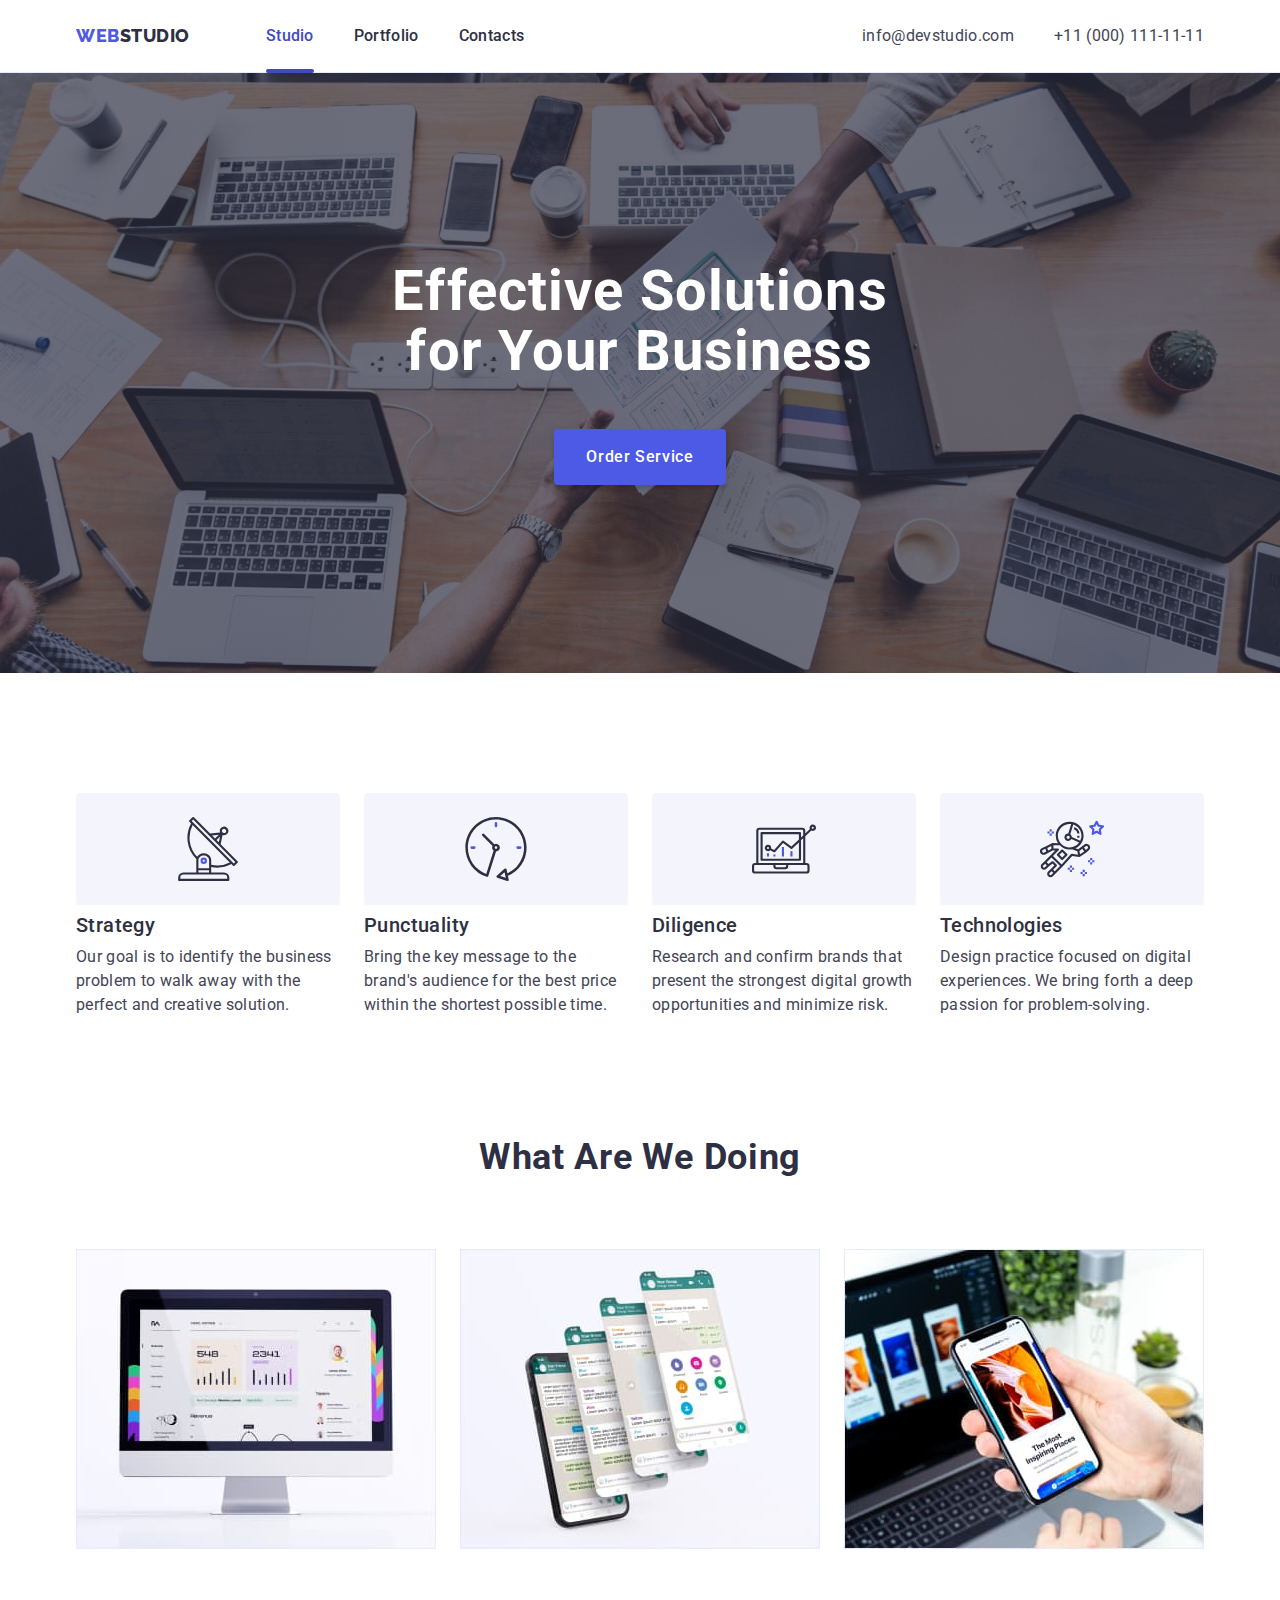
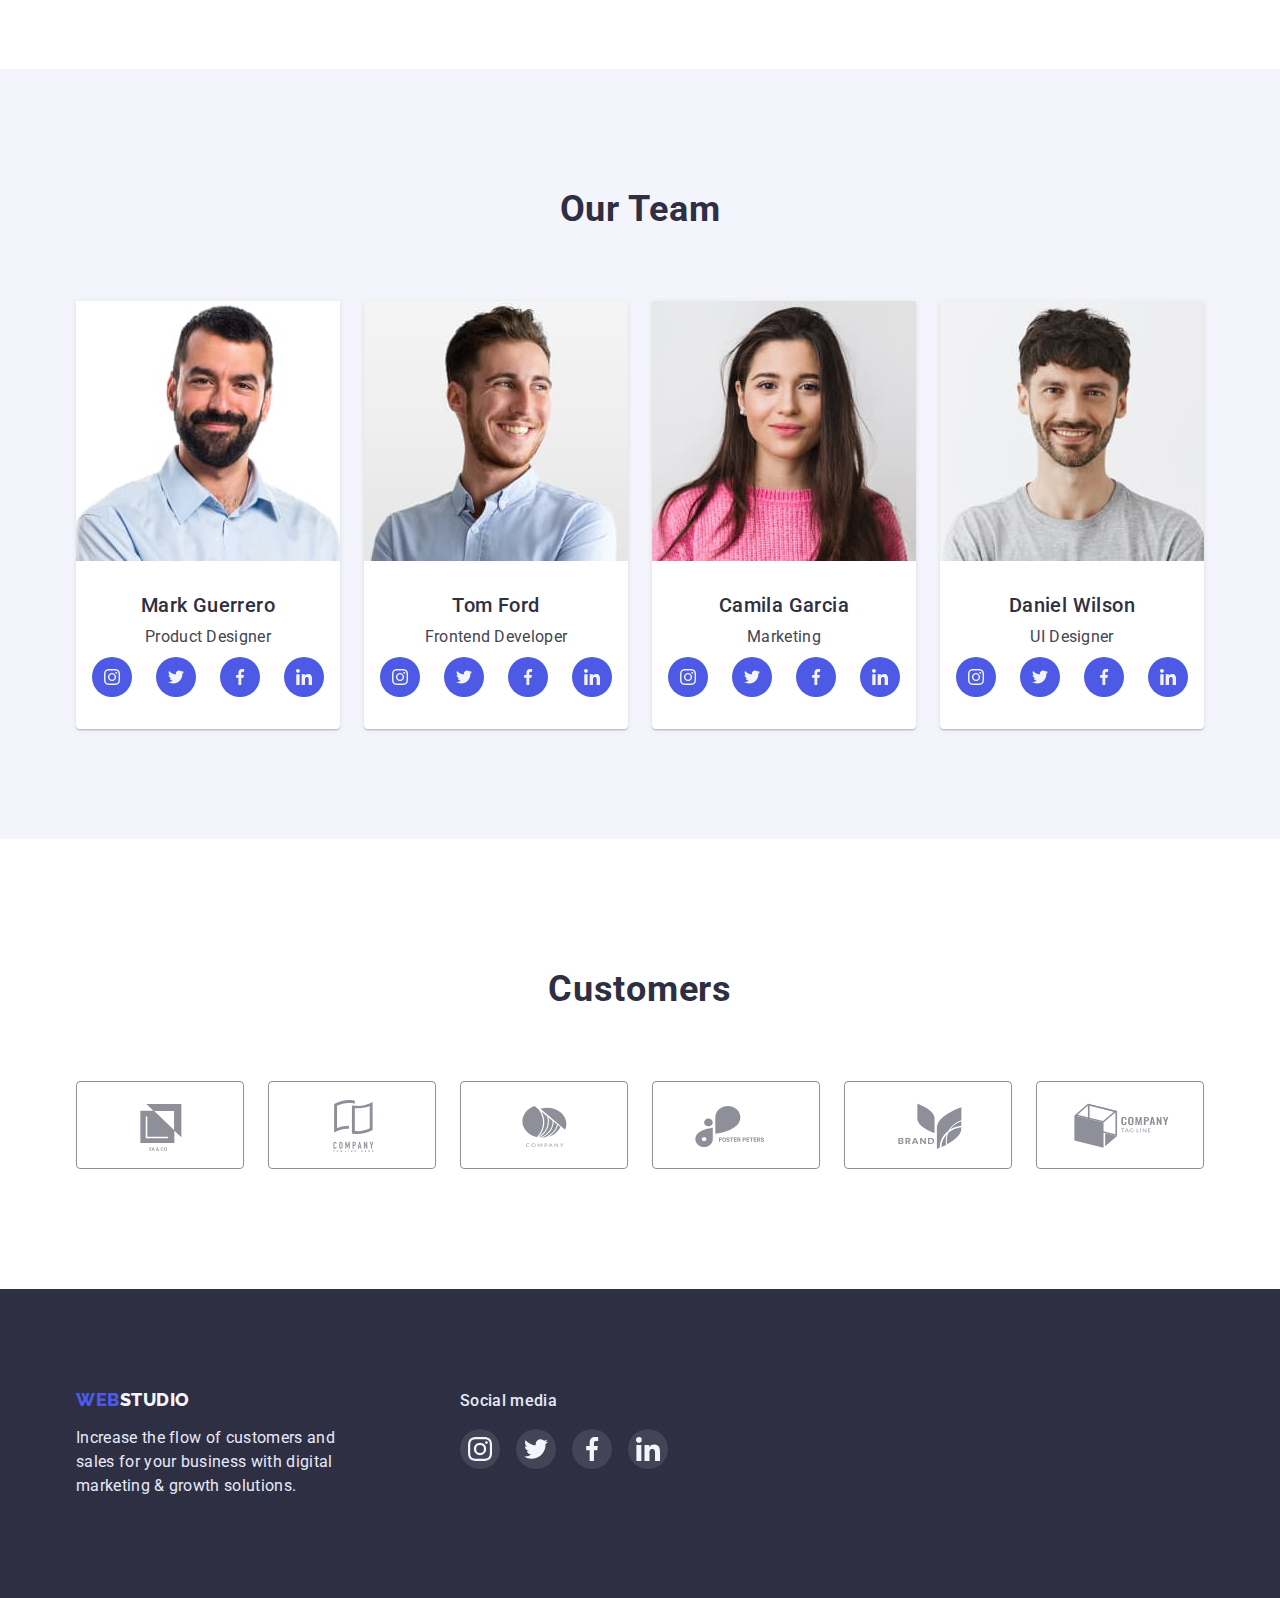
<file: index.html>
<!DOCTYPE html>
<html lang="en">
  <head>
    <meta charset="UTF-8" />
    <meta http-equiv="X-UA-Compatible" content="IE=edge" />
    <meta name="viewport" content="width=device-width, initial-scale=1.0" />
    <title>Studio</title>
    <link rel="preconnect" href="https://fonts.googleapis.com" />
    <link rel="preconnect" href="https://fonts.gstatic.com" crossorigin />
    <link
      href="https://fonts.googleapis.com/css2?family=Raleway:wght@800&family=Roboto:wght@400;500;700&display=swap"
      rel="stylesheet"
    />
    <link
      rel="stylesheet"
      href="https://cdnjs.cloudflare.com/ajax/libs/modern-normalize/1.1.0/modern-normalize.css"
      integrity="sha512-Y0MM+V6ymRKN2zStTqzQ227DWhhp4Mzdo6gnlRnuaNCbc+YN/ZH0sBCLTM4M0oSy9c9VKiCvd4Jk44aCLrNS5Q=="
      crossorigin="anonymous"
      referrerpolicy="no-referrer"
    />
    <link rel="stylesheet" href="./css/styles.css" />
  </head>
  <body>
    <!-- Header -->
    <header class="header">
      <div class="container header-line">
        <nav class="nav-header">
          <div class="logo">
            <a class="logo-header" href="./index.html"
              ><span class="logo-brand">Web</span>Studio</a
            >
          </div>
          <ul class="nav-header-list">
            <li class="nav-header-item">
              <a class="nav-header-link current" href="./index.html">Studio</a>
            </li>
            <li class="nav-header-item">
              <a class="nav-header-link" href="./portfolio.html">Portfolio</a>
            </li>
            <li class="nav-header-item">
              <a class="nav-header-link" href="#">Contacts</a>
            </li>
          </ul>
        </nav>
        <address class="header-address">
          <ul class="header-address-list">
            <li class="header-address-item">
              <a class="header-address-link" href="mailto:info@devstudio.com"
                >info@devstudio.com</a
              >
            </li>
            <li class="header-address-item">
              <a class="header-address-link" href="tel:+110001111111"
                >+11 (000) 111-11-11</a
              >
            </li>
          </ul>
        </address>
      </div>
    </header>
    <!-- Main -->
    <main>
      <section class="hero">
        <h1 class="hero-title">Effective Solutions for Your Business</h1>
        <button data-modal-open class="hero-button" type="button">
          Order Service
        </button>
        <!-- Modal window -->
        <div class="backdrop is-hidden" data-modal>
          <div class="modal">
            <button class="modal-button-close" type="button" data-modal-close>
              <svg width="8" height="8">
                <use href="./images/icons.svg#icon-close"></use>
              </svg>
            </button>
          </div>
        </div>
        <!-- /Modal window -->
      </section>
      <section class="features section">
        <div class="container">
          <h2 class="features-title visually-hidden">Features and benefits</h2>
          <ul class="features-list">
            <li class="features-item">
              <div class="features-item-icon">
                <svg class="features-icon">
                  <use href="./images/icons.svg#icon-antenna"></use>
                </svg>
              </div>
              <h3 class="features-list-title">Strategy</h3>
              <p class="features-list-text">
                Our goal is to identify the business problem to walk away with
                the perfect and creative solution.
              </p>
            </li>
            <li class="features-item">
              <div class="features-item-icon">
                <svg class="features-icon">
                  <use href="./images/icons.svg#icon-clock"></use>
                </svg>
              </div>
              <h3 class="features-list-title">Punctuality</h3>
              <p class="features-list-text">
                Bring the key message to the brand's audience for the best price
                within the shortest possible time.
              </p>
            </li>
            <li class="features-item">
              <div class="features-item-icon">
                <svg class="features-icon">
                  <use href="./images/icons.svg#icon-diagram"></use>
                </svg>
              </div>
              <h3 class="features-list-title">Diligence</h3>
              <p class="features-list-text">
                Research and confirm brands that present the strongest digital
                growth opportunities and minimize risk.
              </p>
            </li>
            <li class="features-item">
              <div class="features-item-icon">
                <svg class="features-icon">
                  <use href="./images/icons.svg#icon-astronaut"></use>
                </svg>
              </div>
              <h3 class="features-list-title">Technologies</h3>
              <p class="features-list-text">
                Design practice focused on digital experiences. We bring forth a
                deep passion for problem-solving.
              </p>
            </li>
          </ul>
        </div>
      </section>
      <section class="works section">
        <div class="container">
          <h2 class="works-title">What are we doing</h2>
          <ul class="works-list">
            <li class="works-item">
              <img
                class="works-img"
                src="./images/monitor.jpg"
                alt="Computer Apple"
                width="360"
                height="300"
              />
            </li>
            <li class="works-item">
              <img
                class="works-img"
                src="./images/smartfon.jpg"
                alt="iPhone"
                width="360"
                height="300"
              />
            </li>
            <li class="works-item">
              <img
                class="works-img"
                src="./images/smartfon-in-hand.jpg"
                alt="iPhone in hand"
                width="360"
                height="300"
              />
            </li>
          </ul>
        </div>
      </section>
      <section class="team section">
        <div class="container">
          <h2 class="team-title">Our Team</h2>
          <ul class="team-list">
            <li class="team-item">
              <img
                class="team-img"
                src="./images/markguerrero.jpg"
                alt="Mark Guerrero"
                width="264"
                height="260"
              />
              <div class="team-item-info">
                <h3 class="team-item-title">Mark Guerrero</h3>
                <p class="team-item-text">Product Designer</p>
                <ul class="team-social-list">
                  <li class="team-social-item">
                    <a
                      href="https://www.instagram.com/"
                      class="team-social-link"
                      target="_blank"
                      rel="noopener noreferrer nofollow"
                    >
                      <svg class="team-social-icon">
                        <use href="./images/icons.svg#icon-instagram"></use>
                      </svg>
                    </a>
                  </li>
                  <li class="team-social-item">
                    <a
                      href="https://twitter.com/"
                      class="team-social-link"
                      target="_blank"
                      rel="noopener noreferrer nofollow"
                    >
                      <svg class="team-social-icon">
                        <use href="./images/icons.svg#icon-twitter"></use>
                      </svg>
                    </a>
                  </li>
                  <li class="team-social-item">
                    <a
                      href="https://www.facebook.com/"
                      class="team-social-link"
                      target="_blank"
                      rel="noopener noreferrer nofollow"
                    >
                      <svg class="team-social-icon">
                        <use href="./images/icons.svg#icon-facebook"></use>
                      </svg>
                    </a>
                  </li>
                  <li class="team-social-item">
                    <a
                      href="https://www.linkedin.com/"
                      class="team-social-link"
                      target="_blank"
                      rel="noopener noreferrer nofollow"
                    >
                      <svg class="team-social-icon">
                        <use href="./images/icons.svg#icon-linkedin"></use>
                      </svg>
                    </a>
                  </li>
                </ul>
              </div>
            </li>
            <li class="team-item">
              <img
                class="team-img"
                src="./images/tomford.jpg"
                alt="Tom Ford"
                width="264"
                height="260"
              />
              <div class="team-item-info">
                <h3 class="team-item-title">Tom Ford</h3>
                <p class="team-item-text">Frontend Developer</p>
                <ul class="team-social-list">
                  <li class="team-social-item">
                    <a
                      href="https://www.instagram.com/"
                      class="team-social-link"
                      target="_blank"
                      rel="noopener noreferrer nofollow"
                    >
                      <svg class="team-social-icon">
                        <use href="./images/icons.svg#icon-instagram"></use>
                      </svg>
                    </a>
                  </li>
                  <li class="team-social-item">
                    <a
                      href="https://twitter.com/"
                      class="team-social-link"
                      target="_blank"
                      rel="noopener noreferrer nofollow"
                    >
                      <svg class="team-social-icon">
                        <use href="./images/icons.svg#icon-twitter"></use>
                      </svg>
                    </a>
                  </li>
                  <li class="team-social-item">
                    <a
                      href="https://www.facebook.com/"
                      class="team-social-link"
                      target="_blank"
                      rel="noopener noreferrer nofollow"
                    >
                      <svg class="team-social-icon">
                        <use href="./images/icons.svg#icon-facebook"></use>
                      </svg>
                    </a>
                  </li>
                  <li class="team-social-item">
                    <a
                      href="https://www.linkedin.com/"
                      class="team-social-link"
                      target="_blank"
                      rel="noopener noreferrer nofollow"
                    >
                      <svg class="team-social-icon">
                        <use href="./images/icons.svg#icon-linkedin"></use>
                      </svg>
                    </a>
                  </li>
                </ul>
              </div>
            </li>
            <li class="team-item">
              <img
                class="team-img"
                src="./images/camilagarcia.jpg"
                alt="Camila Garcia"
                width="264"
                height="260"
              />
              <div class="team-item-info">
                <h3 class="team-item-title">Camila Garcia</h3>
                <p class="team-item-text">Marketing</p>
                <ul class="team-social-list">
                  <li class="team-social-item">
                    <a
                      href="https://www.instagram.com/"
                      class="team-social-link"
                      target="_blank"
                      rel="noopener noreferrer nofollow"
                    >
                      <svg class="team-social-icon">
                        <use href="./images/icons.svg#icon-instagram"></use>
                      </svg>
                    </a>
                  </li>
                  <li class="team-social-item">
                    <a
                      href="https://twitter.com/"
                      class="team-social-link"
                      target="_blank"
                      rel="noopener noreferrer nofollow"
                    >
                      <svg class="team-social-icon">
                        <use href="./images/icons.svg#icon-twitter"></use>
                      </svg>
                    </a>
                  </li>
                  <li class="team-social-item">
                    <a
                      href="https://www.facebook.com/"
                      class="team-social-link"
                      target="_blank"
                      rel="noopener noreferrer nofollow"
                    >
                      <svg class="team-social-icon">
                        <use href="./images/icons.svg#icon-facebook"></use>
                      </svg>
                    </a>
                  </li>
                  <li class="team-social-item">
                    <a
                      href="https://www.linkedin.com/"
                      class="team-social-link"
                      target="_blank"
                      rel="noopener noreferrer nofollow"
                    >
                      <svg class="team-social-icon">
                        <use href="./images/icons.svg#icon-linkedin"></use>
                      </svg>
                    </a>
                  </li>
                </ul>
              </div>
            </li>
            <li class="team-item">
              <img
                class="team-img"
                src="./images/danielwilson.jpg"
                alt="Daniel Wilson"
                width="264"
                height="260"
              />
              <div class="team-item-info">
                <h3 class="team-item-title">Daniel Wilson</h3>
                <p class="team-item-text">UI Designer</p>
                <ul class="team-social-list">
                  <li class="team-social-item">
                    <a
                      href="https://www.instagram.com/"
                      class="team-social-link"
                      target="_blank"
                      rel="noopener noreferrer nofollow"
                    >
                      <svg class="team-social-icon">
                        <use href="./images/icons.svg#icon-instagram"></use>
                      </svg>
                    </a>
                  </li>
                  <li class="team-social-item">
                    <a
                      href="https://twitter.com/"
                      class="team-social-link"
                      target="_blank"
                      rel="noopener noreferrer nofollow"
                    >
                      <svg class="team-social-icon">
                        <use href="./images/icons.svg#icon-twitter"></use>
                      </svg>
                    </a>
                  </li>
                  <li class="team-social-item">
                    <a
                      href="https://www.facebook.com/"
                      class="team-social-link"
                      target="_blank"
                      rel="noopener noreferrer nofollow"
                    >
                      <svg class="team-social-icon">
                        <use href="./images/icons.svg#icon-facebook"></use>
                      </svg>
                    </a>
                  </li>
                  <li class="team-social-item">
                    <a
                      href="https://www.linkedin.com/"
                      class="team-social-link"
                      target="_blank"
                      rel="noopener noreferrer nofollow"
                    >
                      <svg class="team-social-icon">
                        <use href="./images/icons.svg#icon-linkedin"></use>
                      </svg>
                    </a>
                  </li>
                </ul>
              </div>
            </li>
          </ul>
        </div>
      </section>
      <section class="customers section">
        <div class="container">
          <h2 class="customers-title">Customers</h2>
          <ul class="customers-list">
            <li class="customers-item">
              <a
                href="#"
                class="customers-link"
                target="_blank"
                rel="noopener noreferrer nofollow"
                ><svg class="customers-icon">
                  <use href="./images/icons.svg#icon-jaco"></use>
                </svg>
              </a>
            </li>
            <li class="customers-item">
              <a
                href="#"
                class="customers-link"
                target="_blank"
                rel="noopener noreferrer nofollow"
                ><svg class="customers-icon">
                  <use href="./images/icons.svg#icon-tagline-here"></use>
                </svg>
              </a>
            </li>
            <li class="customers-item">
              <a
                href="#"
                class="customers-link"
                target="_blank"
                rel="noopener noreferrer nofollow"
                ><svg class="customers-icon">
                  <use href="./images/icons.svg#icon-company"></use>
                </svg>
              </a>
            </li>
            <li class="customers-item">
              <a
                href="#"
                class="customers-link"
                target="_blank"
                rel="noopener noreferrer nofollow"
                ><svg class="customers-icon">
                  <use href="./images/icons.svg#icon-foster-peters"></use>
                </svg>
              </a>
            </li>
            <li class="customers-item">
              <a
                href="#"
                class="customers-link"
                target="_blank"
                rel="noopener noreferrer nofollow"
                ><svg class="customers-icon">
                  <use href="./images/icons.svg#icon-brand"></use>
                </svg>
              </a>
            </li>
            <li class="customers-item">
              <a
                href="#"
                class="customers-link"
                target="_blank"
                rel="noopener noreferrer nofollow"
                ><svg class="customers-icon">
                  <use href="./images/icons.svg#icon-company-tagline"></use>
                </svg>
              </a>
            </li>
          </ul>
        </div>
      </section>
    </main>
    <!-- Footer -->
    <footer class="footer">
      <div class="container footer-line">
        <div class="footer-info">
          <a class="logo-footer" href="./index.html"
            ><span class="logo-brand">Web</span>Studio</a
          >
          <p class="footer-text">
            Increase the flow of customers and sales for your business with
            digital marketing & growth solutions.
          </p>
        </div>
        <div class="footer-social">
          <h2 class="footer-social-title">Social media</h2>
          <ul class="footer-social-list">
            <li class="footer-social-item">
              <a
                href="https://www.instagram.com/"
                class="footer-social-link"
                target="_blank"
                rel="noopener noreferrer nofollow"
              >
                <svg class="footer-social-icon">
                  <use href="./images/icons.svg#icon-instagram"></use>
                </svg>
              </a>
            </li>
            <li class="footer-social-item">
              <a
                href="https://twitter.com/"
                class="footer-social-link"
                target="_blank"
                rel="noopener noreferrer nofollow"
              >
                <svg class="footer-social-icon">
                  <use href="./images/icons.svg#icon-twitter"></use>
                </svg>
              </a>
            </li>
            <li class="footer-social-item">
              <a
                href="https://www.facebook.com/"
                class="footer-social-link"
                target="_blank"
                rel="noopener noreferrer nofollow"
              >
                <svg class="footer-social-icon">
                  <use href="./images/icons.svg#icon-facebook"></use>
                </svg>
              </a>
            </li>
            <li class="footer-social-item">
              <a
                href="https://www.linkedin.com/"
                class="footer-social-link"
                target="_blank"
                rel="noopener noreferrer nofollow"
              >
                <svg class="footer-social-icon">
                  <use href="./images/icons.svg#icon-linkedin"></use>
                </svg>
              </a>
            </li>
          </ul>
        </div>
      </div>
    </footer>
    <script src="./js/modal.js"></script>
  </body>
</html>
</file>
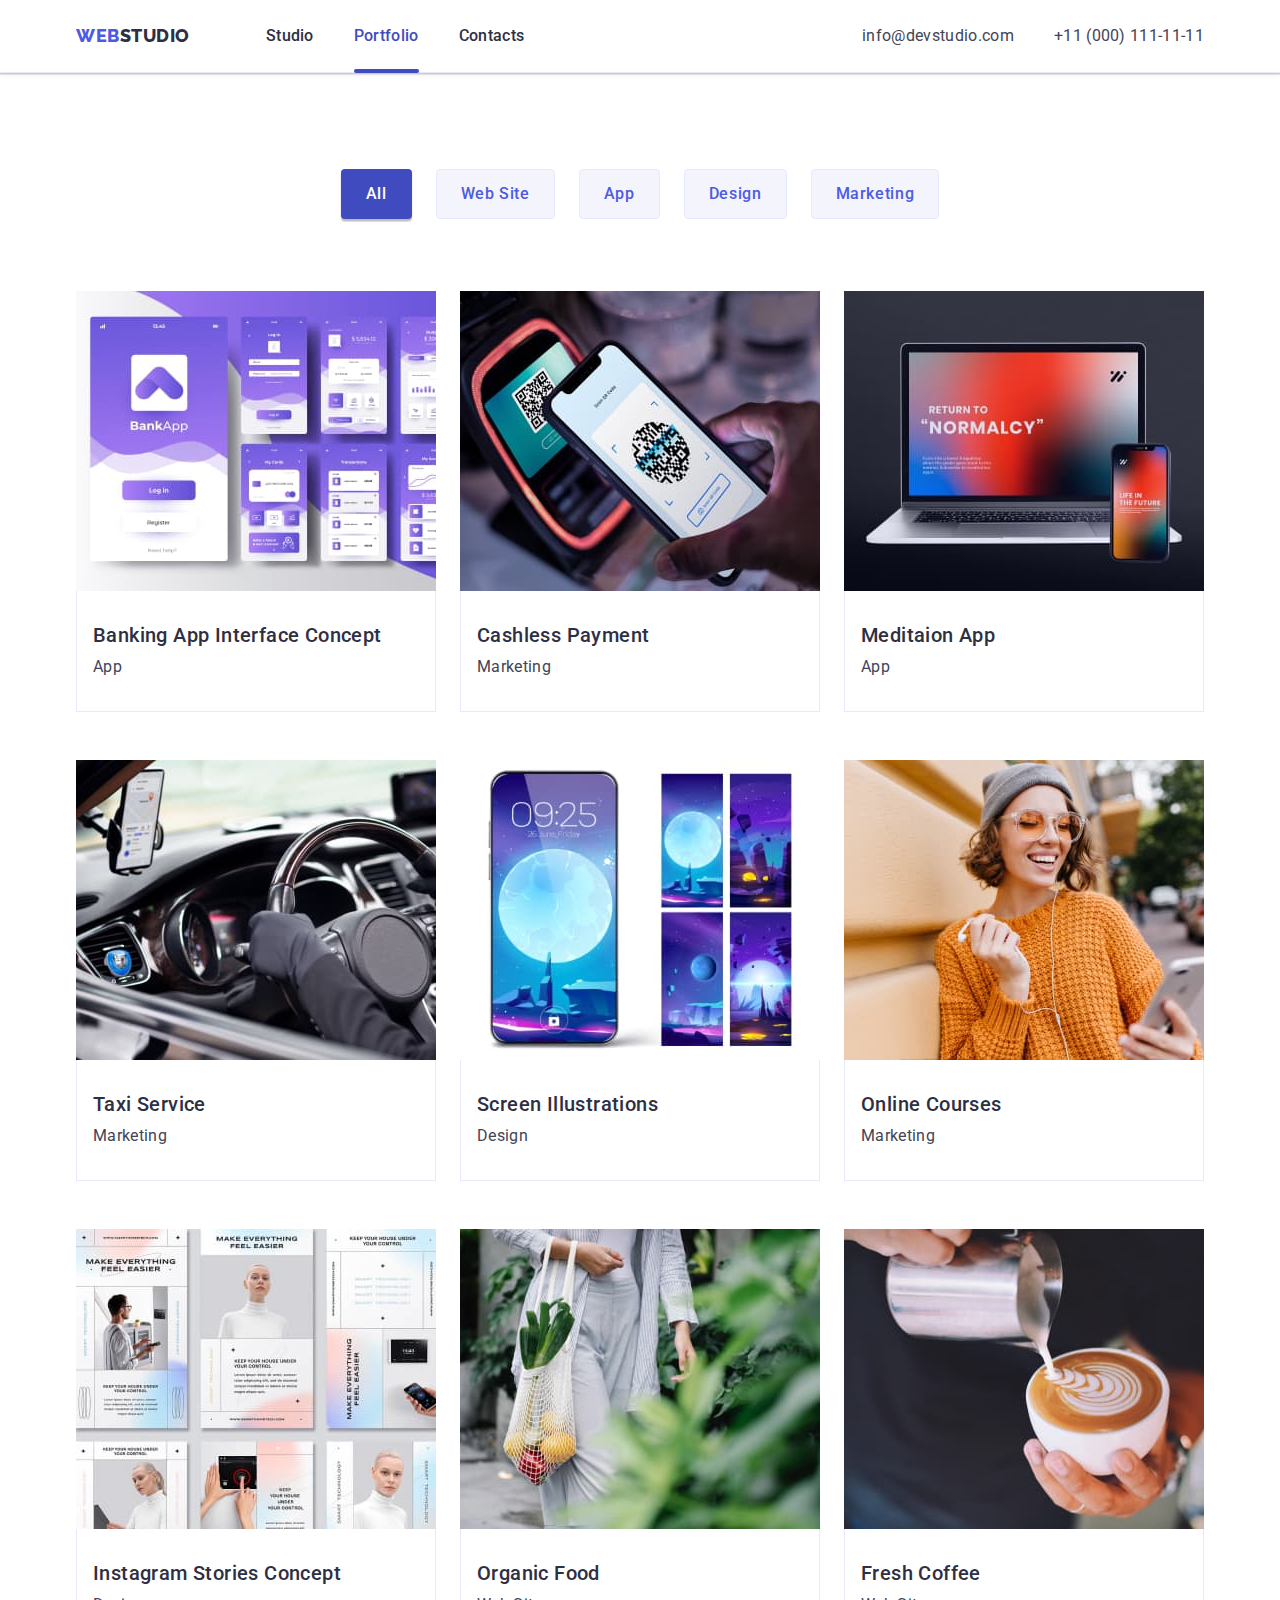
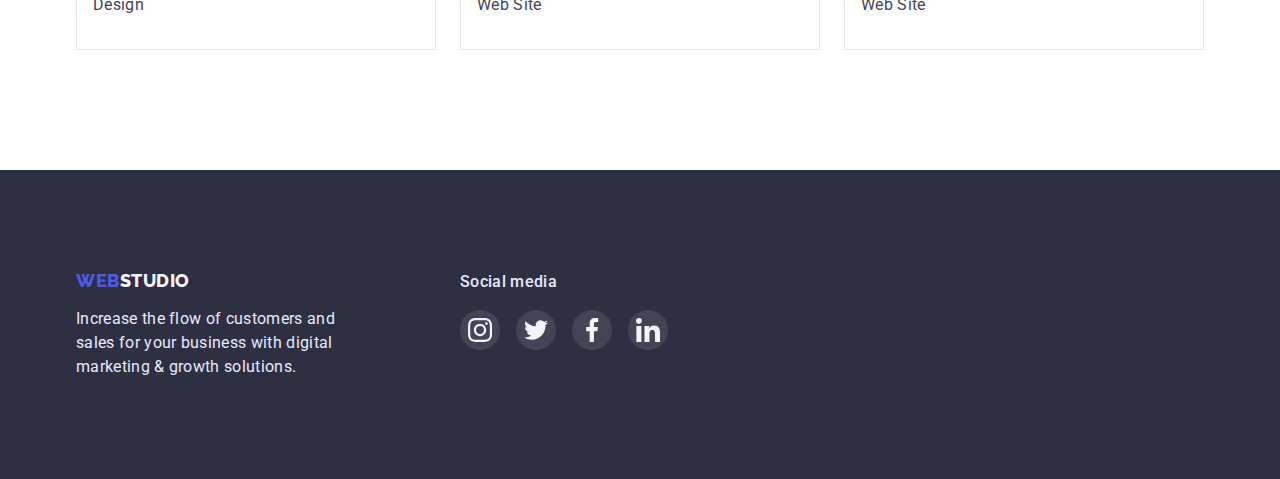
<file: portfolio.html>
<!DOCTYPE html>
<html lang="en">
  <head>
    <meta charset="UTF-8" />
    <meta http-equiv="X-UA-Compatible" content="IE=edge" />
    <meta name="viewport" content="width=device-width, initial-scale=1.0" />
    <title>Portfolio</title>
    <link rel="preconnect" href="https://fonts.googleapis.com" />
    <link rel="preconnect" href="https://fonts.gstatic.com" crossorigin />
    <link
      href="https://fonts.googleapis.com/css2?family=Raleway:wght@800&family=Roboto:wght@400;500;700&display=swap"
      rel="stylesheet"
    />
    <link
      rel="stylesheet"
      href="https://cdnjs.cloudflare.com/ajax/libs/modern-normalize/1.1.0/modern-normalize.css"
      integrity="sha512-Y0MM+V6ymRKN2zStTqzQ227DWhhp4Mzdo6gnlRnuaNCbc+YN/ZH0sBCLTM4M0oSy9c9VKiCvd4Jk44aCLrNS5Q=="
      crossorigin="anonymous"
      referrerpolicy="no-referrer"
    />
    <link rel="stylesheet" href="./css/styles.css" />
  </head>
  <body>
    <!-- Header -->
    <header class="header">
      <div class="container header-line">
        <nav class="nav-header">
          <div class="logo">
            <a class="logo-header" href="./index.html"
              ><span class="logo-brand">Web</span>Studio</a
            >
          </div>
          <ul class="nav-header-list">
            <li class="nav-header-item">
              <a class="nav-header-link" href="./index.html">Studio</a>
            </li>
            <li class="nav-header-item">
              <a class="nav-header-link current" href="./portfolio.html"
                >Portfolio</a
              >
            </li>
            <li class="nav-header-item">
              <a class="nav-header-link" href="#">Contacts</a>
            </li>
          </ul>
        </nav>
        <address class="header-address">
          <ul class="header-address-list">
            <li class="header-address-item">
              <a class="header-address-link" href="mailto:info@devstudio.com"
                >info@devstudio.com</a
              >
            </li>
            <li class="header-address-item">
              <a class="header-address-link" href="tel:+110001111111"
                >+11 (000) 111-11-11</a
              >
            </li>
          </ul>
        </address>
      </div>
    </header>
    <!-- Main -->
    <main>
      <section class="portfolio section">
        <div class="container">
          <h1 class="visually-hidden">Portfolio</h1>
          <ul class="portfolio-btn-list">
            <li class="portfolio-btn-item">
              <button class="portfolio-btn actual" type="button">All</button>
            </li>
            <li class="portfolio-btn-item">
              <button class="portfolio-btn" type="button">Web Site</button>
            </li>
            <li class="portfolio-btn-item">
              <button class="portfolio-btn" type="button">App</button>
            </li>
            <li class="portfolio-btn-item">
              <button class="portfolio-btn" type="button">Design</button>
            </li>
            <li class="portfolio-btn-item">
              <button class="portfolio-btn" type="button">Marketing</button>
            </li>
          </ul>
          <ul class="portfolio-list">
            <li class="portfolio-item">
              <a href="#" class="portfolio-link">
                <div class="portfolio-overlay-wrapper">
                  <img
                    class="portfolio-img"
                    src="./images/banking-interface.jpg"
                    alt="Banking App Interface Concept"
                    width="360"
                    height="300"
                  />
                  <p class="portfolio-overlay-slide">
                    14 Stylish and User-Friendly App Design Concepts · Task
                    Manager App · Calorie Tracker App · Exotic Fruit Ecommerce
                    App · Cloud Storage App
                  </p>
                </div>
                <div class="decor-bottom">
                  <h2 class="portfolio-title">Banking App Interface Concept</h2>
                  <p class="portfolio-text">App</p>
                </div>
              </a>
            </li>
            <li class="portfolio-item">
              <a href="#" class="portfolio-link">
                <div class="portfolio-overlay-wrapper">
                  <img
                    class="portfolio-img"
                    src="./images/cashless-payment.jpg"
                    alt="Cashless Payment"
                    width="360"
                    height="300"
                  />
                  <p class="portfolio-overlay-slide">
                    14 Stylish and User-Friendly App Design Concepts · Task
                    Manager App · Calorie Tracker App · Exotic Fruit Ecommerce
                    App · Cloud Storage App
                  </p>
                </div>
                <div class="decor-bottom">
                  <h2 class="portfolio-title">Cashless Payment</h2>
                  <p class="portfolio-text">Marketing</p>
                </div>
              </a>
            </li>
            <li class="portfolio-item">
              <a href="#" class="portfolio-link">
                <div class="portfolio-overlay-wrapper">
                  <img
                    class="portfolio-img"
                    src="./images/meditaion-app.jpg"
                    alt="Meditaion App"
                    width="360"
                    height="300"
                  />
                  <p class="portfolio-overlay-slide">
                    14 Stylish and User-Friendly App Design Concepts · Task
                    Manager App · Calorie Tracker App · Exotic Fruit Ecommerce
                    App · Cloud Storage App
                  </p>
                </div>
                <div class="decor-bottom">
                  <h2 class="portfolio-title">Meditaion App</h2>
                  <p class="portfolio-text">App</p>
                </div>
              </a>
            </li>
            <li class="portfolio-item">
              <a href="#" class="portfolio-link">
                <div class="portfolio-overlay-wrapper">
                  <img
                    class="portfolio-img"
                    src="./images/taxi-service.jpg"
                    alt="Taxi Service"
                    width="360"
                    height="300"
                  />
                  <p class="portfolio-overlay-slide">
                    14 Stylish and User-Friendly App Design Concepts · Task
                    Manager App · Calorie Tracker App · Exotic Fruit Ecommerce
                    App · Cloud Storage App
                  </p>
                </div>
                <div class="decor-bottom">
                  <h2 class="portfolio-title">Taxi Service</h2>
                  <p class="portfolio-text">Marketing</p>
                </div>
              </a>
            </li>
            <li class="portfolio-item">
              <a href="#" class="portfolio-link">
                <div class="portfolio-overlay-wrapper">
                  <img
                    class="portfolio-img"
                    src="./images/screen-illustrations.jpg"
                    alt="Screen Illustrations"
                    width="360"
                    height="300"
                  />
                  <p class="portfolio-overlay-slide">
                    14 Stylish and User-Friendly App Design Concepts · Task
                    Manager App · Calorie Tracker App · Exotic Fruit Ecommerce
                    App · Cloud Storage App
                  </p>
                </div>
                <div class="decor-bottom">
                  <h2 class="portfolio-title">Screen Illustrations</h2>
                  <p class="portfolio-text">Design</p>
                </div>
              </a>
            </li>
            <li class="portfolio-item">
              <a href="#" class="portfolio-link">
                <div class="portfolio-overlay-wrapper">
                  <img
                    class="portfolio-img"
                    src="./images/online-courses.jpg"
                    alt="Online Courses"
                    width="360"
                    height="300"
                  />
                  <p class="portfolio-overlay-slide">
                    14 Stylish and User-Friendly App Design Concepts · Task
                    Manager App · Calorie Tracker App · Exotic Fruit Ecommerce
                    App · Cloud Storage App
                  </p>
                </div>
                <div class="decor-bottom">
                  <h2 class="portfolio-title">Online Courses</h2>
                  <p class="portfolio-text">Marketing</p>
                </div>
              </a>
            </li>
            <li class="portfolio-item">
              <a href="#" class="portfolio-link">
                <div class="portfolio-overlay-wrapper">
                  <img
                    class="portfolio-img"
                    src="./images/instagram-stories.jpg"
                    alt="Instagram Stories Concept"
                    width="360"
                    height="300"
                  />
                  <p class="portfolio-overlay-slide">
                    14 Stylish and User-Friendly App Design Concepts · Task
                    Manager App · Calorie Tracker App · Exotic Fruit Ecommerce
                    App · Cloud Storage App
                  </p>
                </div>
                <div class="decor-bottom">
                  <h2 class="portfolio-title">Instagram Stories Concept</h2>
                  <p class="portfolio-text">Design</p>
                </div>
              </a>
            </li>
            <li class="portfolio-item">
              <a href="#" class="portfolio-link">
                <div class="portfolio-overlay-wrapper">
                  <img
                    class="portfolio-img"
                    src="./images/organic-food.jpg"
                    alt="Organic Food"
                    width="360"
                    height="300"
                  />
                  <p class="portfolio-overlay-slide">
                    14 Stylish and User-Friendly App Design Concepts · Task
                    Manager App · Calorie Tracker App · Exotic Fruit Ecommerce
                    App · Cloud Storage App
                  </p>
                </div>
                <div class="decor-bottom">
                  <h2 class="portfolio-title">Organic Food</h2>
                  <p class="portfolio-text">Web Site</p>
                </div>
              </a>
            </li>
            <li class="portfolio-item">
              <a href="#" class="portfolio-link">
                <div class="portfolio-overlay-wrapper">
                  <img
                    class="portfolio-img"
                    src="./images/fresh-coffee.jpg"
                    alt="Fresh Coffee"
                    width="360"
                    height="300"
                  />
                  <p class="portfolio-overlay-slide">
                    14 Stylish and User-Friendly App Design Concepts · Task
                    Manager App · Calorie Tracker App · Exotic Fruit Ecommerce
                    App · Cloud Storage App
                  </p>
                </div>
                <div class="decor-bottom">
                  <h2 class="portfolio-title">Fresh Coffee</h2>
                  <p class="portfolio-text">Web Site</p>
                </div>
              </a>
            </li>
          </ul>
        </div>
      </section>
    </main>
    <!-- Footer -->
    <footer class="footer">
      <div class="container footer-line">
        <div class="footer-info">
          <a class="logo-footer" href="./index.html"
            ><span class="logo-brand">Web</span>Studio</a
          >
          <p class="footer-text">
            Increase the flow of customers and sales for your business with
            digital marketing & growth solutions.
          </p>
        </div>
        <div class="footer-social">
          <h2 class="footer-social-title">Social media</h2>
          <ul class="footer-social-list">
            <li class="footer-social-item">
              <a
                href="https://www.instagram.com/"
                class="footer-social-link"
                target="_blank"
                rel="noopener noreferrer nofollow"
              >
                <svg class="footer-social-icon">
                  <use href="./images/icons.svg#icon-instagram"></use>
                </svg>
              </a>
            </li>
            <li class="footer-social-item">
              <a
                href="https://twitter.com/"
                class="footer-social-link"
                target="_blank"
                rel="noopener noreferrer nofollow"
              >
                <svg class="footer-social-icon">
                  <use href="./images/icons.svg#icon-twitter"></use>
                </svg>
              </a>
            </li>
            <li class="footer-social-item">
              <a
                href="https://www.facebook.com/"
                class="footer-social-link"
                target="_blank"
                rel="noopener noreferrer nofollow"
              >
                <svg class="footer-social-icon">
                  <use href="./images/icons.svg#icon-facebook"></use>
                </svg>
              </a>
            </li>
            <li class="footer-social-item">
              <a
                href="https://www.linkedin.com/"
                class="footer-social-link"
                target="_blank"
                rel="noopener noreferrer nofollow"
              >
                <svg class="footer-social-icon">
                  <use href="./images/icons.svg#icon-linkedin"></use>
                </svg>
              </a>
            </li>
          </ul>
        </div>
      </div>
    </footer>
  </body>
</html>
</file>
<file: css/styles.css>
:root {
    --body-text: #434455;
    --color-main-bg: #fff;
    --color-hero-title: #fff;
    --color-button: #FFF;
    --primary-brand: #4D5AE5;
    --color-title: #2E2F42;
    --pressed-state: #404BBF;
    --hero-background: #2E2F42;
    --footer-background: #2E2F42;
    --color-section-bg: #F4F4FD;
    --color-footer-logo: #F4F4FD;
    --color-footer-text: #E7E9FC;
    --border-decor: #E7E9FC;
    --hero-gradient: linear-gradient(rgba(46, 47, 66, 0.7), rgba(46, 47, 66, 0.7));
    --color-customers: #8E8F99;
    --portfolio-gradient: 0px 1px 6px rgba(46, 47, 66, 0.08), 0px 1px 1px rgba(46, 47, 66, 0.16), 0px 2px 1px rgba(46, 47, 66, 0.08);
    --portfolio-btn-gradient: 0px 3px 1px rgba(0, 0, 0, 0.1),
        0px 2px 1px rgba(0, 0, 0, 0.08),
        0px 2px 2px rgba(0, 0, 0, 0.12);
    --team-shadow: 0px 1px 6px rgba(46, 47, 66, 0.08),
        0px 1px 1px rgba(46, 47, 66, 0.16),
        0px 2px 1px rgba(46, 47, 66, 0.08);
    --header-shadow: 0px 2px 1px rgba(46, 47, 66, 0.08), 0px 1px 1px rgba(46, 47, 66, 0.16), 0px 1px 6px rgba(46, 47, 66, 0.08);
    --time-transition: 250ms;
    --time-function: cubic-bezier(0.4, 0, 0.2, 1);
    --color-overlay: rgba(77, 90, 229, 0.9);
    --backdrop-bgcolor: rgba(46, 47, 66, 0.4);
    --modal-window-color: #FCFCFC;
    --modal-window-shadow: 0px 1px 1px rgba(0, 0, 0, 0.14),
        0px 1px 3px rgba(0, 0, 0, 0.12),
        0px 2px 1px rgba(0, 0, 0, 0.2);
}

/* ========= RESET ========== */
a {
    text-decoration: none;
}

ul {
    list-style: none;
    padding-left: 0;
    margin-top: 0;
    margin-bottom: 0;
}

h1,
h2,
h3,
h4,
h5,
h6,
p {
    margin-top: 0;
    margin-bottom: 0;
}

button {
    cursor: pointer;
}

address {
    font-style: normal;
}

img {
    display: block;
    max-width: 100%;
    height: auto;
}

/* ========= /RESET ======== */

body {
    font-family: 'Roboto', sans-serif;
    font-size: 16px;

    color: var(--body-text);
    background-color: var(--color-main-bg);
}

.visually-hidden {
    position: absolute;
    white-space: nowrap;
    width: 1px;
    height: 1px;
    overflow: hidden;
    border: 0;
    padding: 0;
    clip: rect(0 0 0 0);
    clip-path: inset(50%);
    margin: -1px;
}

.container {
    width: 1158px;
    padding-left: 15px;
    padding-right: 15px;
    margin: 0 auto;
}

.section {
    padding-top: 120px;
    padding-bottom: 120px;
}

/* ========= HEADER ======== */
.header {
    border-bottom: 1px solid var(--border-decor);
    box-shadow: var(--header-shadow);
}

.header-line {
    display: flex;
    justify-content: space-between;
}

.nav-header {
    display: flex;
}

.logo-header {
    display: block;
    padding-top: 24px;
    padding-bottom: 24px;

    color: var(--color-title);

    font-family: 'Raleway',
        sans-serif;
    font-weight: 800;
    font-size: 18px;
    line-height: calc(24/18);
    letter-spacing: 0.03em;
    text-transform: uppercase;
}

.logo-brand {
    color: var(--primary-brand);
}

.nav-header-list {
    display: flex;
    margin-left: 76px;
}

.nav-header-item {
    position: relative;
}

.nav-header-item:not(:last-child) {
    margin-right: 40px;
}

/* .nav-header-item+.nav-header-item {
    margin-left: 40px;
} */

.nav-header-link {
    position: relative;
    display: block;
    padding-top: 24px;
    padding-bottom: 24px;

    color: var(--color-title);

    font-weight: 500;
    letter-spacing: 0.02em;
    line-height: calc(24/16);

    transition-property: color;
    transition-duration: var(--time-transition);
    transition-timing-function: var(--time-function);
}


.nav-header-link::after {
    position: absolute;

    content: '';
    width: 100%;
    height: 4px;
    left: 0;
    bottom: -1px;
    border-radius: 2px;

    background-color: var(--pressed-state);
    transform: scaleX(0);
    transition: transform var(--time-transition) var(--time-function);
}

.nav-header-link:is(:hover, :focus) {
    color: var(--pressed-state);
}

.current {
    color: var(--pressed-state);
}

.current::after {
    transform: scaleX(1);
}

.nav-header-link:hover::after,
.nav-header-link:focus::after {
    transform: scaleX(1);
}

/* .header-address {
    margin-left: auto;
} */

.header-address-list {
    display: flex;
}

.header-address-item+.header-address-item {
    margin-left: 40px;
}

.header-address-link {
    display: block;
    padding-top: 24px;
    padding-bottom: 24px;

    color: var(--body-text);

    line-height: calc(24/16);
    letter-spacing: 0.02em;

    transition-property: color;
    transition-duration: var(--time-transition);
    transition-timing-function: var(--time-function);
}

.header-address-link:is(:hover, :focus) {
    color: var(--pressed-state);
}

/* ======= /HEADER ======= */

/* ======== HERO ========= */
.hero {
    max-width: 1440px;
    margin: 0 auto;
    padding-top: 188px;
    padding-bottom: 188px;

    background-color: var(--hero-background);
    background-image: var(--hero-gradient), url(../images/hero-img.jpg);
    background-repeat: no-repeat;
    background-position: center;
    background-size: cover;

    text-align: center;
}

.hero-title {
    width: 496px;
    margin: 0 auto;

    color: var(--color-hero-title);

    font-weight: 700;
    font-size: 56px;
    line-height: calc(60/56);
    letter-spacing: 0.02em;
}

.hero-button {
    margin-top: 48px;
    padding: 16px 32px;

    color: var(--color-button);
    background-color: var(--primary-brand);

    font-weight: 500;
    font-size: 16px;
    line-height: calc(24/16);
    letter-spacing: 0.04em;
    box-shadow: 0px 4px 4px rgba(0, 0, 0, 0.15);
    border-radius: 4px;
    border: transparent;

    transition-property: background-color;
    transition-duration: var(--time-transition);
    transition-timing-function: var(--time-function);
}

.hero-button:is(:hover, :focus) {
    background-color: var(--pressed-state);
}

/* ======== /HERO ========== */

/* ======= FEATURES ======= */
.features {
    background-color: var(--color-main-bg);
}

.features-list {
    display: flex;
    justify-content: space-between;
    flex-wrap: wrap;
    gap: 24px;
}

.features-item {
    flex-basis: calc((100% - 3 * 24px) / 4);
}

.features-item-icon {
    display: flex;
    align-items: center;
    justify-content: center;

    margin-bottom: 8px;
    height: 112px;
    background-color: var(--color-section-bg);
    border-radius: 4px;
}

.features-icon {
    width: 64px;
    height: 64px;
}

.features-list-title {
    margin-bottom: 8px;

    color: var(--color-title);

    font-weight: 500;
    font-size: 20px;
    line-height: calc(24/20);
    letter-spacing: 0.02em;
}

.features-list-text {
    line-height: calc(24/16);
    letter-spacing: 0.02em;
}

/* ====== /FEATURES ======== */

/* ======= OUR WORKS ======= */
.works {
    padding-top: 0;
    background-color: var(--color-main-bg);
}

.works-title {
    color: var(--color-title);

    font-weight: 700;
    font-size: 36px;
    line-height: calc(40/36);
    letter-spacing: 0.02em;
    text-transform: capitalize;
    text-align: center;
}

.works-list {
    display: flex;
    justify-content: space-between;
    margin-top: 72px;
}

.works-item+.works-item {
    margin-left: 24px;
}

/* ======= /OUR WORKS ======= */

/* ======= OUR TEAM ========= */
.team {
    background-color: var(--color-section-bg);
    ;
    padding-bottom: 110px;
}

.team-title {
    color: var(--color-title);

    font-weight: 700;
    font-size: 36px;
    line-height: calc(40/36);
    letter-spacing: 0.02em;
    text-transform: capitalize;
    text-align: center;
}

.team-list {
    display: flex;
    margin-top: 72px;
}

.team-item {
    background-color: var(--color-main-bg);
    text-align: center;

    box-shadow: var(--team-shadow);
    border-radius: 0px 0px 4px 4px;
}

.team-item-info {
    padding: 32px 16px;
}

.team-item+.team-item {
    margin-left: 24px;
}

.team-item-title {
    margin-bottom: 8px;

    color: var(--color-title);

    font-weight: 500;
    font-size: 20px;
    line-height: calc(24/20);
    letter-spacing: 0.02em;
}

.team-item-text {
    margin-bottom: 8px;

    line-height: calc(24/16);
    letter-spacing: 0.02em;

}

.team-social-list {
    display: flex;
    justify-content: center;
    gap: 24px;
}

.team-social-item {
    width: 40px;
    height: 40px;
}

.team-social-link {
    display: flex;
    justify-content: center;
    align-items: center;

    width: 100%;
    height: 100%;
    border-radius: 50%;

    background-color: var(--primary-brand);

    transition-property: background-color;
    transition-duration: var(--time-transition);
    transition-timing-function: var(--time-function);
}

.team-social-icon {
    width: 16px;
    height: 16px;
    fill: #F4F4FD;
}

.team-social-link:is(:hover, :focus) {
    background-color: var(--pressed-state);
}

/* ======= /OUR TEAM ======== */
/* ======= CUSTOMERS ======== */
.customers {
    padding-top: 130px;
}

.customers-title {
    margin-bottom: 72px;
    font-weight: 700;
    font-size: 36px;
    line-height: calc(40/36);
    letter-spacing: 0.02em;
    text-align: center;
    text-transform: capitalize;

    color: var(--color-title);
}

.customers-list {
    display: flex;
    gap: 24px;
}

.customers-item {
    width: 168px;
    height: 88px;
    flex-basis: calc((100% - 5 * 24px)/6);
}

.customers-link {
    width: 100%;
    height: 100%;
    display: flex;
    justify-content: center;
    align-items: center;
    border: 1px solid var(--color-customers);
    border-radius: 4px;
    color: var(--color-customers);

    transition-property: border-color, color;
    transition-duration: var(--time-transition);
    transition-timing-function: var(--time-function);
}

.customers-icon {
    width: 104px;
    height: 56px;
    fill: currentColor;
}

.customers-link:is(:hover, :focus) {
    border-color: var(--primary-brand);
    color: var(--pressed-state);
}

/* ======= /CUSTOMERS ======== */
/* ======== FOOTER ========== */
.footer {
    padding-top: 100px;
    padding-bottom: 100px;

    background-color: var(--footer-background);
}

.logo-footer {
    color: var(--color-footer-logo);

    font-family: 'Raleway';
    font-weight: 800;
    font-size: 18px;
    line-height: calc(21/18);
    letter-spacing: 0.03em;
    text-transform: uppercase;
}

.footer-info {
    max-width: 264px;
    margin-right: 120px;
}

.footer-text {
    margin-top: 16px;

    color: var(--color-footer-text);

    line-height: calc(24/16);
    letter-spacing: 0.02em;
}

.footer-line {
    display: flex;
}

.footer-social-title {
    margin-bottom: 16px;
    font-weight: 500;
    font-size: 16px;
    line-height: calc(24/16);
    letter-spacing: 0.02em;

    color: var(--color-footer-text);
}

.footer-social-list {
    display: flex;
    justify-content: center;
    gap: 16px;
}

.footer-social-item {
    width: 40px;
    height: 40px;
}

.footer-social-link {
    display: flex;
    align-items: center;
    justify-content: center;
    width: 100%;
    height: 100%;
    border-radius: 50%;
    background-color: rgba(255, 255, 255, 0.1);
    transition-property: background-color;
    transition-duration: var(--time-transition);
    transition-timing-function: var(--time-function);
}

.footer-social-link:is(:hover, :focus) {
    background-color: #31D0AA;
}

.footer-social-icon {
    width: 24px;
    height: 24px;
    fill: #F4F4FD;
}

/* ======== /FOOTER ========= */

/* ======== PORTFOLIO ======== */
.portfolio {
    padding-top: 96px;
}

.portfolio-btn-list {
    display: flex;
    justify-content: center;

    margin-bottom: 72px;
}

.portfolio-btn-item+.portfolio-btn-item {
    margin-left: 24px;
}

.portfolio-btn {
    padding: 12px 24px;

    color: var(--primary-brand);
    background-color: var(--color-section-bg);

    font-family: inherit;
    font-weight: 500;
    font-size: 16px;
    line-height: calc(24/16);
    letter-spacing: 0.04em;

    border: 1px solid var(--color-footer-text);
    border-radius: 4px;

    transition-property: color, background-color, border-color, box-shadow;
    transition-duration: var(--time-transition);
    transition-timing-function: var(--time-function);
}


.actual,
.portfolio-btn:is(:hover, :focus) {
    color: var(--color-button);
    background-color: var(--pressed-state);

    box-shadow: var(--portfolio-btn-gradient);
    border-color: transparent;
}

.portfolio-list {
    display: flex;
    flex-wrap: wrap;
    gap: 48px 24px;
}

.portfolio-item {
    flex-basis: calc((100% - 2 * 24px) / 3);
}

.portfolio-title {
    color: var(--color-title);

    font-weight: 500;
    font-size: 20px;
    line-height: calc(24/20);
    letter-spacing: 0.02em;
}

.portfolio-text {
    margin-top: 8px;

    color: var(--body-text);

    line-height: calc(24/16);
    letter-spacing: 0.02em;
}

.decor-bottom {
    padding: 32px 16px 32px 16px;

    border: 1px solid var(--border-decor);
    border-top: none;

    flex-grow: 1;
}

.portfolio-link {
    height: 100%;
    display: flex;
    flex-direction: column;

    transition-property: box-shadow;
    transition-duration: var(--time-transition);
    transition-timing-function: var(--time-function);
}

.portfolio-link:is(:hover, :focus) {
    box-shadow: var(--portfolio-gradient);
}

.portfolio-overlay-wrapper {
    position: relative;
    overflow: hidden;
}

.portfolio-overlay-slide {
    position: absolute;
    height: 300px;
    padding: 40px 32px;
    top: 0;
    left: 0;
    overflow: auto;

    line-height: calc(24/16);
    letter-spacing: 0.02em;

    color: var(--color-section-bg);
    background-color: var(--color-overlay);

    transform: translate(0, 100%);
    transition: transform var(--time-transition) var(--time-function);
}

.portfolio-link:is(:hover, :focus) .portfolio-overlay-slide {
    transform: translate(0, 0);
}

/* ======= /PORTFOLIO =========== */

/* ======== MODAL WINDOW ======== */
.backdrop {
    position: fixed;
    width: 100vw;
    height: 100vh;
    top: 0;
    left: 0;
    background-color: var(--backdrop-bgcolor);
    transition: opacity var(--time-transition) var(--time-function),
        visibility var(--time-transition) var(--time-function);
}

.modal {
    position: absolute;
    width: 408px;
    min-height: 576px;

    top: 50%;
    left: 50%;
    transform: translate(-50%, -50%) scaleY(1);

    background-color: var(--modal-window-color);
    box-shadow: var(--modal-window-shadow);
    border-radius: 4px;

    transition: transform;
    transition-duration: var(--time-transition);
    transition-timing-function: var(--time-function);
}

.is-hidden {
    visibility: hidden;
    opacity: 0;
    pointer-events: none;
}

.modal-button-close {
    position: absolute;
    display: flex;
    align-items: center;
    justify-content: center;
    top: 24px;
    right: 24px;
    width: 24px;
    height: 24px;
    border-radius: 50%;
    fill: #000000;
    background-color: var(--border-decor);
    border: 1px solid rgba(0, 0, 0, 0.1);
    transition: background-color var(--time-transition) var(--time-function), fill var(--time-transition) var(--time-function);
}

.modal-button-close:is(:hover, :focus) {
    fill: #ffffff;
    background-color: var(--pressed-state);
}

.backdrop.is-hidden .modal {
    transform: translate(-50%, -50%) scaleY(0);
}

/* ======== /MODAL WINDOW ======== */
</file>
